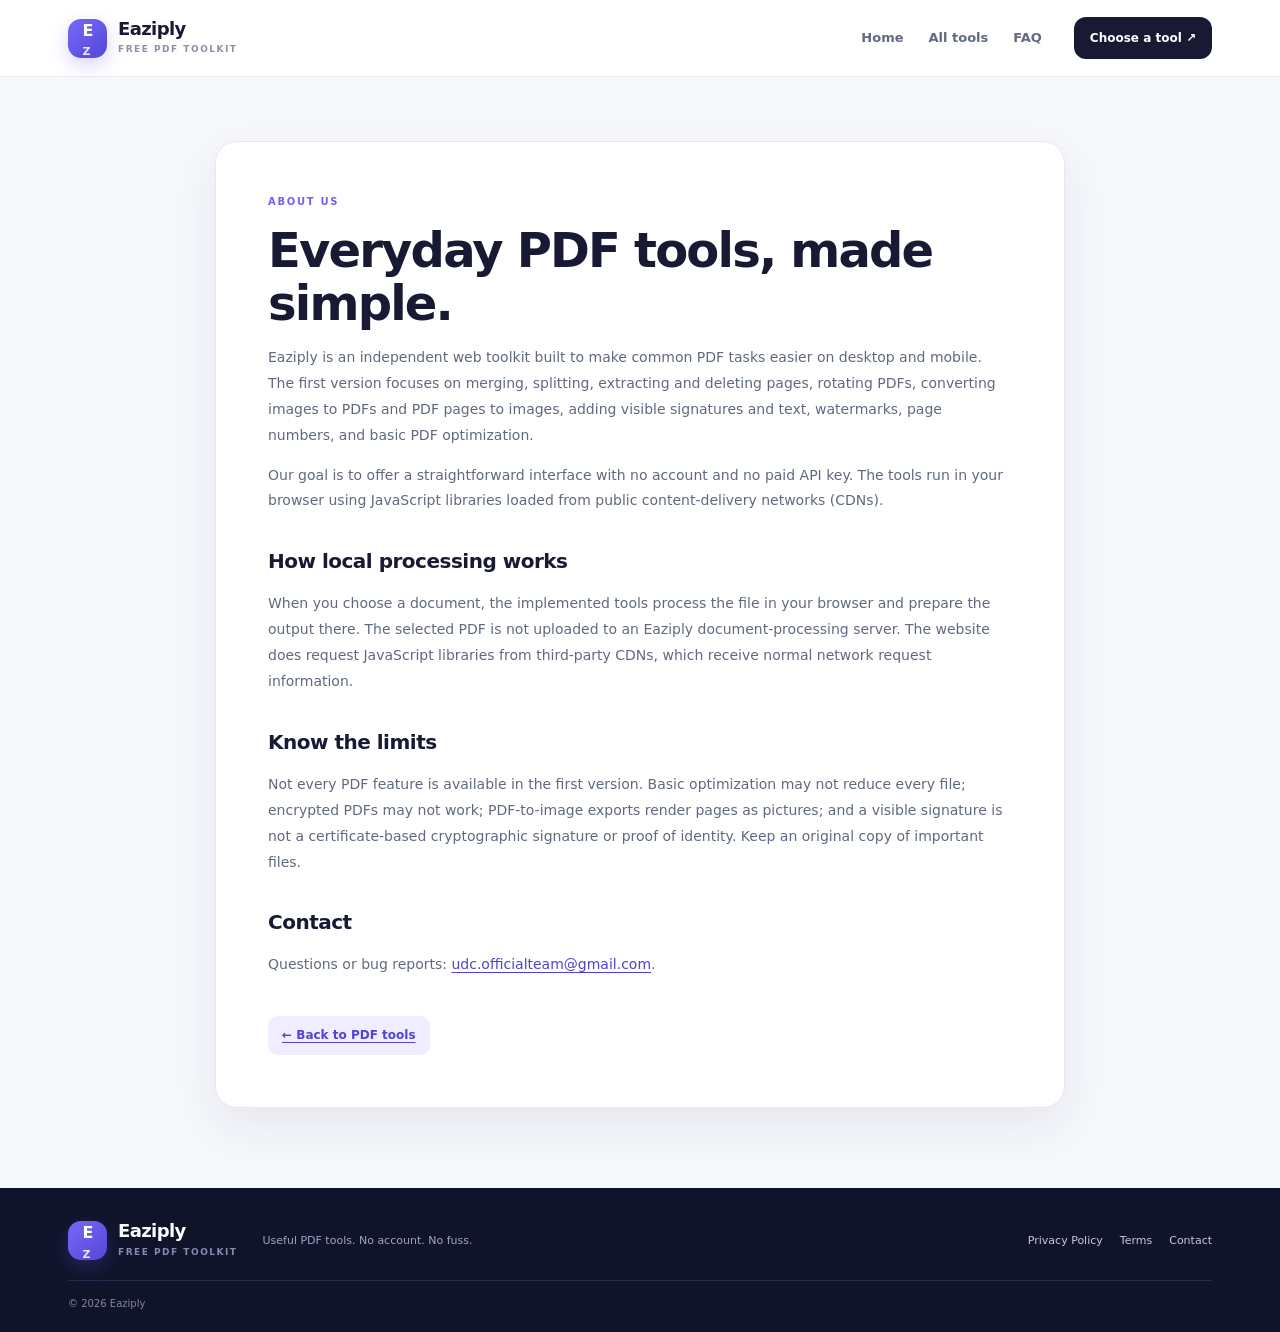
<file: about.html>
<!doctype html><html lang="en"><head><meta charset="utf-8"><meta name="viewport" content="width=device-width,initial-scale=1"><meta name="description" content="Learn about Eaziply, a free browser-based toolkit for everyday PDF tasks."><title>About Eaziply — Free PDF Tools</title><link rel="icon" type="image/svg+xml" href="favicon.svg"><link rel="stylesheet" href="styles.css"></head><body><header class="site-header"><div class="nav-wrap"><a class="brand" href="index.html"><span class="brand-icon">E<span>Z</span></span><span><strong>Eaziply</strong><small>FREE PDF TOOLKIT</small></span></a><nav class="main-nav"><a href="index.html#home">Home</a><a href="index.html#tools">All tools</a><a href="index.html#faq">FAQ</a></nav><a class="nav-cta" href="index.html#tools">Choose a tool ↗</a></div></header><main class="legal-main"><article class="legal-container"><div class="eyebrow">ABOUT US</div><h1>Everyday PDF tools, made simple.</h1><p>Eaziply is an independent web toolkit built to make common PDF tasks easier on desktop and mobile. The first version focuses on merging, splitting, extracting and deleting pages, rotating PDFs, converting images to PDFs and PDF pages to images, adding visible signatures and text, watermarks, page numbers, and basic PDF optimization.</p><p>Our goal is to offer a straightforward interface with no account and no paid API key. The tools run in your browser using JavaScript libraries loaded from public content-delivery networks (CDNs).</p><h2>How local processing works</h2><p>When you choose a document, the implemented tools process the file in your browser and prepare the output there. The selected PDF is not uploaded to an Eaziply document-processing server. The website does request JavaScript libraries from third-party CDNs, which receive normal network request information.</p><h2>Know the limits</h2><p>Not every PDF feature is available in the first version. Basic optimization may not reduce every file; encrypted PDFs may not work; PDF-to-image exports render pages as pictures; and a visible signature is not a certificate-based cryptographic signature or proof of identity. Keep an original copy of important files.</p><h2>Contact</h2><p>Questions or bug reports: <a href="mailto:udc.officialteam@gmail.com">udc.officialteam@gmail.com</a>.</p><a class="legal-back" href="index.html#tools">← Back to PDF tools</a></article></main><footer class="site-footer"><div class="footer-inner"><a class="brand footer-brand" href="index.html"><span class="brand-icon">E<span>Z</span></span><span><strong>Eaziply</strong><small>FREE PDF TOOLKIT</small></span></a><p>Useful PDF tools. No account. No fuss.</p><div class="footer-links"><a href="privacy.html">Privacy Policy</a><a href="terms.html">Terms</a><a href="mailto:udc.officialteam@gmail.com">Contact</a></div></div><p class="copyright">© 2026 Eaziply</p></footer></body></html>
</file>
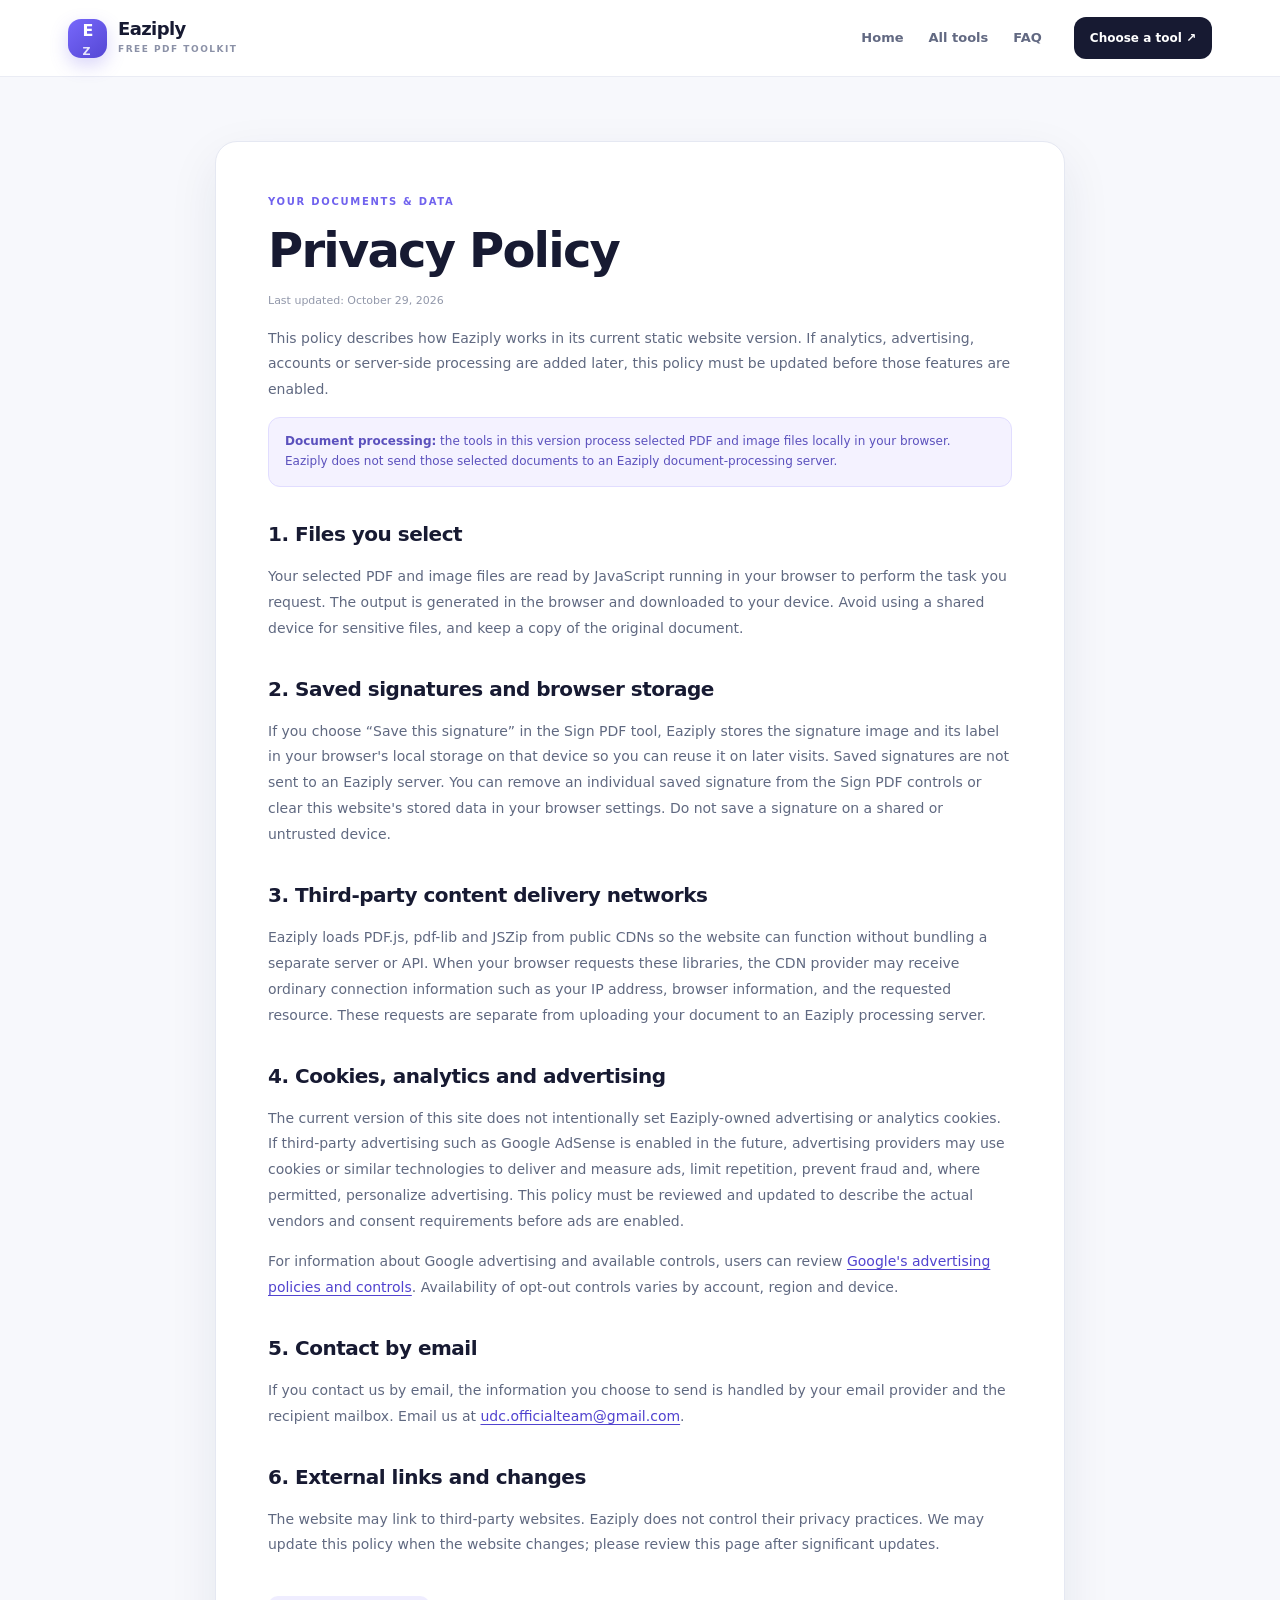
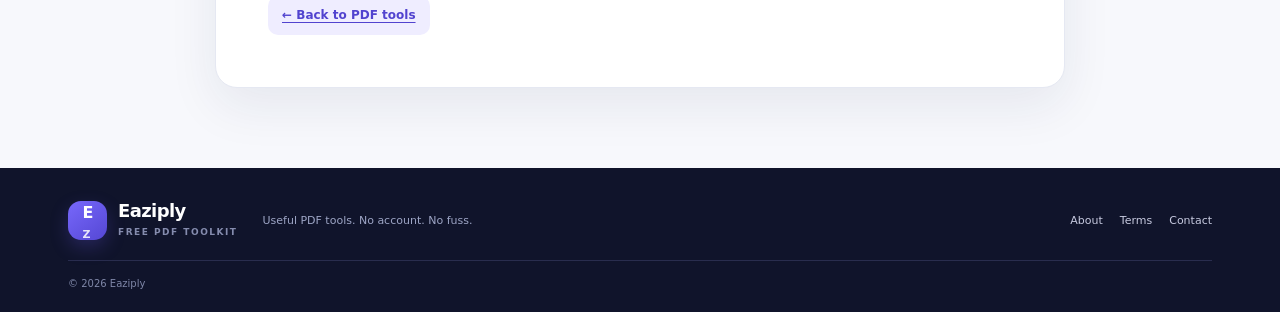
<file: privacy.html>
<!doctype html><html lang="en"><head><meta charset="utf-8"><meta name="viewport" content="width=device-width,initial-scale=1"><meta name="description" content="Eaziply privacy policy describing local PDF processing, third-party libraries and contact options."><title>Privacy Policy — Eaziply</title><link rel="icon" type="image/svg+xml" href="favicon.svg"><link rel="stylesheet" href="styles.css"></head><body><header class="site-header"><div class="nav-wrap"><a class="brand" href="index.html"><span class="brand-icon">E<span>Z</span></span><span><strong>Eaziply</strong><small>FREE PDF TOOLKIT</small></span></a><nav class="main-nav"><a href="index.html#home">Home</a><a href="index.html#tools">All tools</a><a href="index.html#faq">FAQ</a></nav><a class="nav-cta" href="index.html#tools">Choose a tool ↗</a></div></header><main class="legal-main"><article class="legal-container"><div class="eyebrow">YOUR DOCUMENTS & DATA</div><h1>Privacy Policy</h1><p class="legal-updated">Last updated: October 29, 2026</p><p>This policy describes how Eaziply works in its current static website version. If analytics, advertising, accounts or server-side processing are added later, this policy must be updated before those features are enabled.</p><div class="legal-alert"><strong>Document processing:</strong> the tools in this version process selected PDF and image files locally in your browser. Eaziply does not send those selected documents to an Eaziply document-processing server.</div><h2>1. Files you select</h2><p>Your selected PDF and image files are read by JavaScript running in your browser to perform the task you request. The output is generated in the browser and downloaded to your device. Avoid using a shared device for sensitive files, and keep a copy of the original document.</p><h2>2. Saved signatures and browser storage</h2><p>If you choose “Save this signature” in the Sign PDF tool, Eaziply stores the signature image and its label in your browser's local storage on that device so you can reuse it on later visits. Saved signatures are not sent to an Eaziply server. You can remove an individual saved signature from the Sign PDF controls or clear this website's stored data in your browser settings. Do not save a signature on a shared or untrusted device.</p><h2>3. Third-party content delivery networks</h2><p>Eaziply loads PDF.js, pdf-lib and JSZip from public CDNs so the website can function without bundling a separate server or API. When your browser requests these libraries, the CDN provider may receive ordinary connection information such as your IP address, browser information, and the requested resource. These requests are separate from uploading your document to an Eaziply processing server.</p><h2>4. Cookies, analytics and advertising</h2><p>The current version of this site does not intentionally set Eaziply-owned advertising or analytics cookies. If third-party advertising such as Google AdSense is enabled in the future, advertising providers may use cookies or similar technologies to deliver and measure ads, limit repetition, prevent fraud and, where permitted, personalize advertising. This policy must be reviewed and updated to describe the actual vendors and consent requirements before ads are enabled.</p><p>For information about Google advertising and available controls, users can review <a href="https://policies.google.com/technologies/ads" rel="noopener noreferrer" target="_blank">Google's advertising policies and controls</a>. Availability of opt-out controls varies by account, region and device.</p><h2>5. Contact by email</h2><p>If you contact us by email, the information you choose to send is handled by your email provider and the recipient mailbox. Email us at <a href="mailto:udc.officialteam@gmail.com">udc.officialteam@gmail.com</a>.</p><h2>6. External links and changes</h2><p>The website may link to third-party websites. Eaziply does not control their privacy practices. We may update this policy when the website changes; please review this page after significant updates.</p><a class="legal-back" href="index.html#tools">← Back to PDF tools</a></article></main><footer class="site-footer"><div class="footer-inner"><a class="brand footer-brand" href="index.html"><span class="brand-icon">E<span>Z</span></span><span><strong>Eaziply</strong><small>FREE PDF TOOLKIT</small></span></a><p>Useful PDF tools. No account. No fuss.</p><div class="footer-links"><a href="about.html">About</a><a href="terms.html">Terms</a><a href="mailto:udc.officialteam@gmail.com">Contact</a></div></div><p class="copyright">© 2026 Eaziply</p></footer></body></html>
</file>
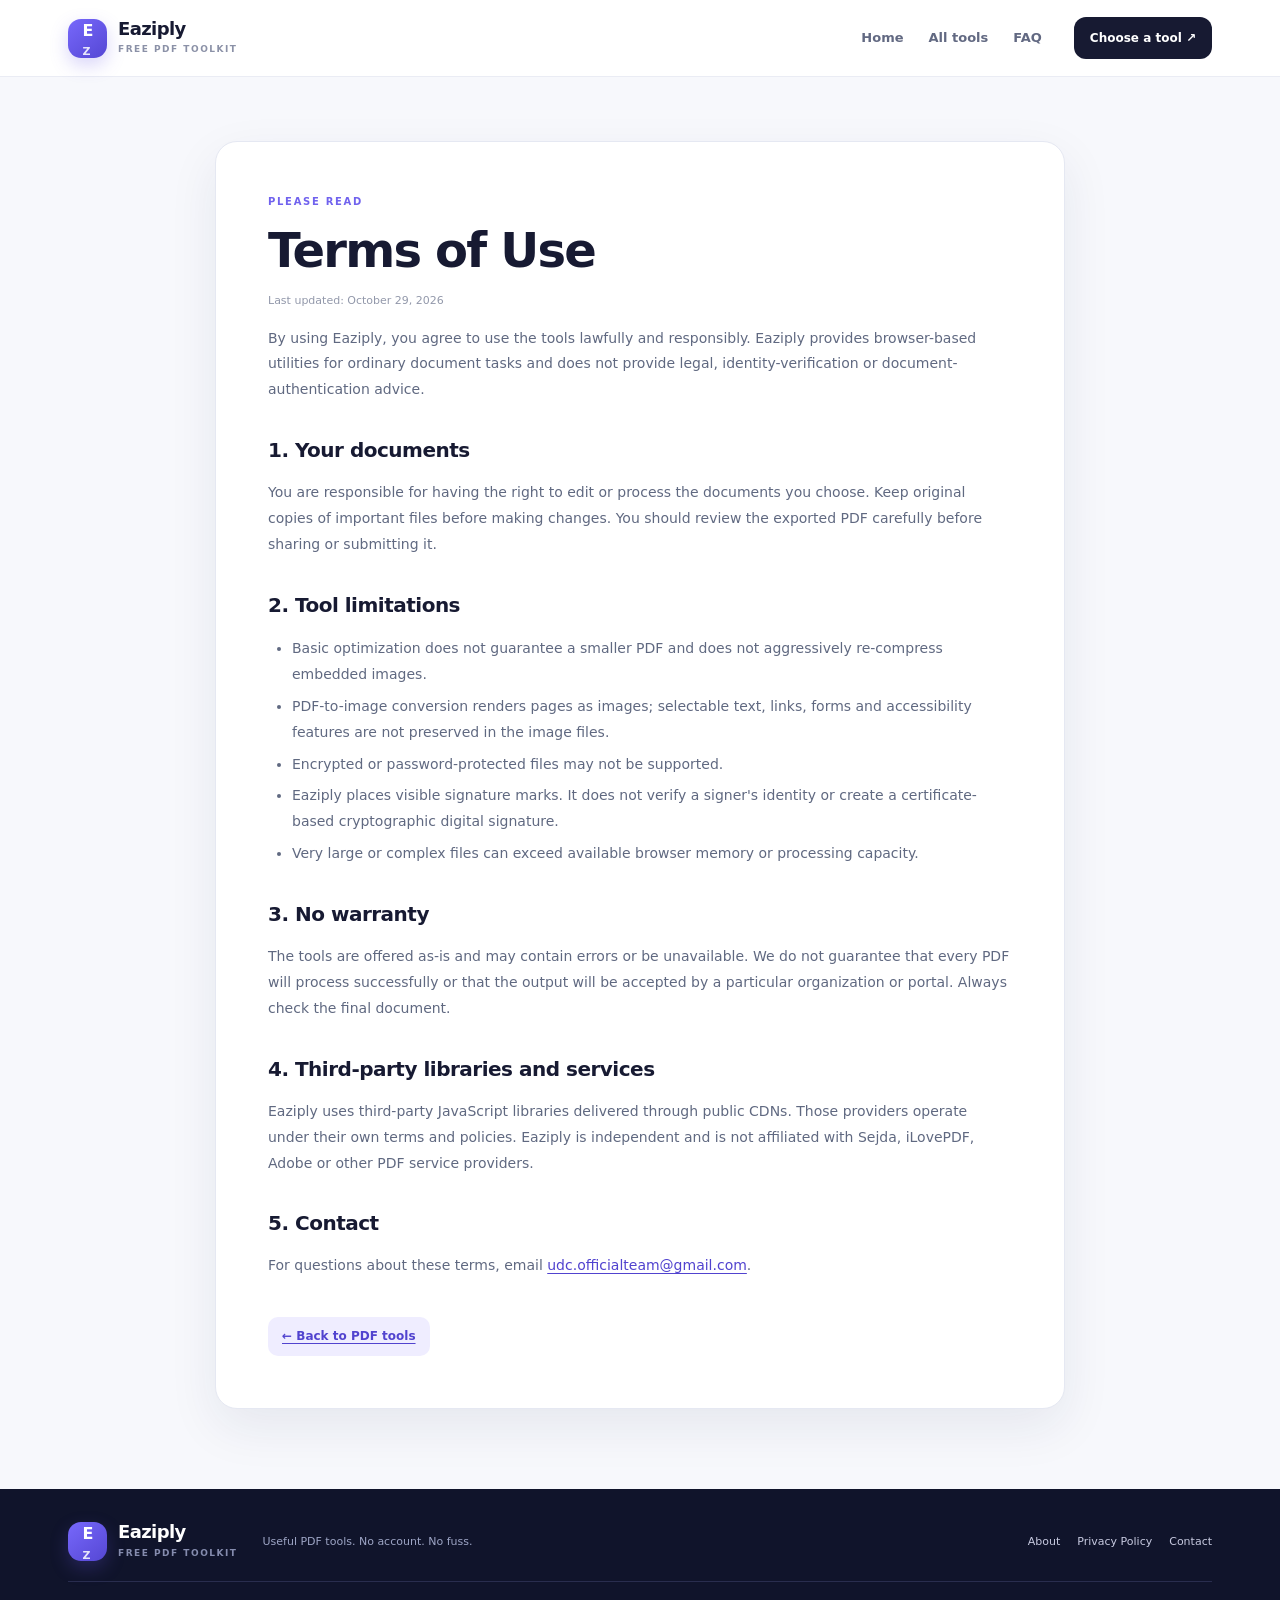
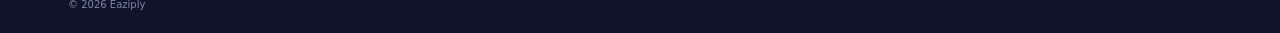
<file: terms.html>
<!doctype html><html lang="en"><head><meta charset="utf-8"><meta name="viewport" content="width=device-width,initial-scale=1"><meta name="description" content="Terms and limitations for using the free browser-based Eaziply tools."><title>Terms of Use — Eaziply</title><link rel="icon" type="image/svg+xml" href="favicon.svg"><link rel="stylesheet" href="styles.css"></head><body><header class="site-header"><div class="nav-wrap"><a class="brand" href="index.html"><span class="brand-icon">E<span>Z</span></span><span><strong>Eaziply</strong><small>FREE PDF TOOLKIT</small></span></a><nav class="main-nav"><a href="index.html#home">Home</a><a href="index.html#tools">All tools</a><a href="index.html#faq">FAQ</a></nav><a class="nav-cta" href="index.html#tools">Choose a tool ↗</a></div></header><main class="legal-main"><article class="legal-container"><div class="eyebrow">PLEASE READ</div><h1>Terms of Use</h1><p class="legal-updated">Last updated: October 29, 2026</p><p>By using Eaziply, you agree to use the tools lawfully and responsibly. Eaziply provides browser-based utilities for ordinary document tasks and does not provide legal, identity-verification or document-authentication advice.</p><h2>1. Your documents</h2><p>You are responsible for having the right to edit or process the documents you choose. Keep original copies of important files before making changes. You should review the exported PDF carefully before sharing or submitting it.</p><h2>2. Tool limitations</h2><ul><li>Basic optimization does not guarantee a smaller PDF and does not aggressively re-compress embedded images.</li><li>PDF-to-image conversion renders pages as images; selectable text, links, forms and accessibility features are not preserved in the image files.</li><li>Encrypted or password-protected files may not be supported.</li><li>Eaziply places visible signature marks. It does not verify a signer's identity or create a certificate-based cryptographic digital signature.</li><li>Very large or complex files can exceed available browser memory or processing capacity.</li></ul><h2>3. No warranty</h2><p>The tools are offered as-is and may contain errors or be unavailable. We do not guarantee that every PDF will process successfully or that the output will be accepted by a particular organization or portal. Always check the final document.</p><h2>4. Third-party libraries and services</h2><p>Eaziply uses third-party JavaScript libraries delivered through public CDNs. Those providers operate under their own terms and policies. Eaziply is independent and is not affiliated with Sejda, iLovePDF, Adobe or other PDF service providers.</p><h2>5. Contact</h2><p>For questions about these terms, email <a href="mailto:udc.officialteam@gmail.com">udc.officialteam@gmail.com</a>.</p><a class="legal-back" href="index.html#tools">← Back to PDF tools</a></article></main><footer class="site-footer"><div class="footer-inner"><a class="brand footer-brand" href="index.html"><span class="brand-icon">E<span>Z</span></span><span><strong>Eaziply</strong><small>FREE PDF TOOLKIT</small></span></a><p>Useful PDF tools. No account. No fuss.</p><div class="footer-links"><a href="about.html">About</a><a href="privacy.html">Privacy Policy</a><a href="mailto:udc.officialteam@gmail.com">Contact</a></div></div><p class="copyright">© 2026 Eaziply</p></footer></body></html>
</file>
<file: styles.css>
:root{--ink:#171a32;--muted:#737a91;--line:#e5e8f2;--bg:#f7f8fc;--panel:#fff;--navy:#10142b;--violet:#6657e8;--violet-dark:#5143cf;--violet-soft:#efedff;--green:#16876b;--shadow:0 18px 50px rgba(30,34,79,.08);--radius:22px}*{box-sizing:border-box}html{scroll-behavior:smooth;scroll-padding-top:95px}body{margin:0;background:var(--bg);color:var(--ink);font-family:Inter,ui-sans-serif,system-ui,-apple-system,BlinkMacSystemFont,"Segoe UI",sans-serif;font-size:15px;line-height:1.55}button,input,select,textarea{font:inherit}button,a{-webkit-tap-highlight-color:transparent}a{color:inherit;text-decoration:none}.skip-link{position:absolute;left:-999px;top:0}.skip-link:focus{left:12px;top:12px;background:#fff;padding:10px;z-index:999}.site-header{position:sticky;top:0;z-index:50;background:rgba(255,255,255,.93);backdrop-filter:blur(16px);border-bottom:1px solid rgba(229,232,242,.8)}.nav-wrap{max-width:1200px;margin:auto;padding:0 28px;min-height:76px;display:flex;align-items:center;gap:32px}.brand{display:inline-flex;align-items:center;gap:11px;flex-shrink:0}.brand-icon{width:39px;height:39px;border-radius:13px;background:linear-gradient(140deg,#7768fb,#5547d4);color:#fff;display:grid;place-items:center;font-size:16px;font-weight:900;letter-spacing:-1px;box-shadow:0 7px 18px rgba(102,87,232,.25)}.brand-icon span{font-size:11px;margin-left:-3px;opacity:.85}.brand strong{display:block;font-size:18px;letter-spacing:-.6px;line-height:1.1}.brand small{display:block;margin-top:5px;font-size:9px;letter-spacing:1.5px;color:#8b91a7;font-weight:800}.main-nav{display:flex;align-items:center;gap:25px;margin-left:auto;white-space:nowrap}.main-nav a{font-size:13px;color:#626982;font-weight:700;transition:color .2s}.main-nav a:hover{color:var(--violet)}.nav-cta{border-radius:12px;background:var(--ink);color:#fff;font-size:12px;font-weight:800;padding:12px 16px;white-space:nowrap}.nav-cta span{margin-left:8px}.hero{overflow:hidden;position:relative;min-height:465px;background:radial-gradient(circle at 80% 25%,#34356b 0,transparent 32%),linear-gradient(120deg,#10142b 0%,#171b3d 70%,#252153 100%);color:#fff;display:grid;grid-template-columns:1.1fr .9fr;align-items:center;padding:68px max(28px,calc((100vw - 1144px)/2)) 62px;gap:30px}.hero:after{content:"";position:absolute;right:-150px;bottom:-230px;width:500px;height:500px;border-radius:50%;border:1px solid rgba(167,160,255,.1)}.hero-content{position:relative;z-index:2;max-width:630px}.eyebrow{display:flex;align-items:center;gap:9px;color:#7062ee;letter-spacing:1.7px;font-weight:900;font-size:10px;text-transform:uppercase}.hero .eyebrow{color:#b2aaff}.eyebrow-dot{width:7px;height:7px;border-radius:50%;background:#6f61f2;box-shadow:0 0 0 5px rgba(111,97,242,.14)}h1{font-size:clamp(42px,5.4vw,68px);letter-spacing:-3.3px;line-height:1.05;margin:21px 0 19px;font-weight:850}h1 span{color:#a9a0ff}.hero-content>p{max-width:580px;color:#c7cbe0;font-size:16px;line-height:1.75;margin:0}.hero-actions{display:flex;align-items:center;gap:22px;margin-top:28px;flex-wrap:wrap}.btn{border:0;cursor:pointer;display:inline-flex;align-items:center;justify-content:center;gap:12px;border-radius:12px;padding:13px 18px;font-size:13px;font-weight:800;transition:transform .2s,background .2s,box-shadow .2s}.btn:hover{transform:translateY(-1px)}.btn-primary{background:var(--violet);color:#fff;box-shadow:0 8px 20px rgba(102,87,232,.22)}.btn-primary:hover{background:var(--violet-dark)}.btn-ghost{background:#f3f4f9;color:#555d76;border:1px solid var(--line)}.hero-note{display:flex;align-items:center;gap:8px;font-size:12px;color:#d3d5e5}.mini-lock{display:grid;place-items:center;width:25px;height:25px;border-radius:8px;background:rgba(255,255,255,.11);color:#a9a0ff}.hero-stats{display:flex;gap:38px;margin-top:40px}.hero-stats div{display:flex;flex-direction:column;gap:2px}.hero-stats strong{font-size:20px;letter-spacing:-.4px}.hero-stats span{font-size:11px;color:#9ea5c4}.hero-art{height:330px;position:relative;display:grid;place-items:center;z-index:1}.art-orbit{position:absolute;border:1px solid rgba(157,150,255,.16);border-radius:50%;width:310px;height:310px}.orbit-two{width:245px;height:245px;border-style:dashed;transform:rotate(-30deg)}.doc-main{position:relative;z-index:3;width:184px;height:240px;background:linear-gradient(150deg,#fff,#eef0ff);border:1px solid #fff;border-radius:13px;box-shadow:0 25px 55px rgba(0,0,0,.32);padding:23px 20px;color:#25294b;transform:rotate(5deg)}.doc-top{display:flex;justify-content:space-between;align-items:center;margin-bottom:24px}.pdf-label{font-size:10px;font-weight:900;letter-spacing:1px;background:#e8e4ff;color:#6657e8;padding:5px 7px;border-radius:5px}.doc-dots{font-size:10px;color:#9da3bd;letter-spacing:2px}.doc-line{height:6px;border-radius:5px;background:#dfe2f2;margin-bottom:10px;width:75%}.doc-line.long{width:100%}.doc-line.short{width:51%}.signature-scribble{margin-top:30px;padding-top:12px;border-top:1px solid #dddff0;font-family:"Brush Script MT","Segoe Script",cursive;font-size:20px;color:#5c50d4;transform:rotate(-9deg)}.doc-check{position:absolute;right:-17px;bottom:34px;background:#2ab58e;color:#fff;width:38px;height:38px;border-radius:50%;display:grid;place-items:center;border:4px solid #fff;font-weight:900}.doc-back{position:absolute;width:170px;height:222px;background:#dddffc;border-radius:12px;box-shadow:0 18px 34px rgba(0,0,0,.16);padding:25px 18px}.doc-back span{display:block;background:#b8b0ff;color:#5247c5;border-radius:5px;width:40px;font-size:9px;font-weight:900;text-align:center;padding:5px;margin-bottom:20px}.doc-back i{display:block;background:#c6cae5;height:6px;border-radius:4px;margin:11px 0;width:80%}.doc-back-one{transform:translate(-62px,14px) rotate(-12deg)}.doc-back-two{transform:translate(47px,-2px) rotate(11deg);background:#e9e9fb}.floating-chip{position:absolute;z-index:4;padding:10px 13px;border-radius:11px;background:rgba(255,255,255,.94);box-shadow:0 12px 28px rgba(0,0,0,.15);color:#2b2d4b;font-size:11px;font-weight:850}.chip-merge{left:3%;top:65px}.chip-sign{right:1%;top:100px}.chip-download{right:6%;bottom:53px}.trust-strip{display:flex;justify-content:center;gap:45px;padding:22px 28px;background:#fff;border-bottom:1px solid var(--line);flex-wrap:wrap}.trust-strip div{display:flex;gap:8px;align-items:center;color:#687088;font-weight:700;font-size:11px}.trust-strip span{color:#16876b;font-weight:900}.tools-section,.how-section,.faq-section,.workbench-section{max-width:1200px;margin:0 auto;padding:78px 28px}.section-header{display:flex;align-items:end;justify-content:space-between;gap:25px;margin-bottom:27px}.section-header h2,.workbench-heading h2{font-size:clamp(27px,3vw,37px);letter-spacing:-1.4px;line-height:1.15;margin:10px 0 9px}.section-header p,.workbench-heading p{color:var(--muted);margin:0;font-size:13px;max-width:560px}.search-tools{display:flex;align-items:center;gap:9px;border:1px solid var(--line);background:#fff;border-radius:12px;padding:0 13px;height:45px;width:250px;flex-shrink:0}.search-tools span{font-size:22px;color:#a1a6b8}.search-tools input{border:0;outline:none;background:transparent;width:100%;min-width:0;color:var(--ink);font-size:12px}.category-row{display:flex;gap:8px;flex-wrap:wrap;margin:0 0 21px}.category-btn{border:1px solid var(--line);background:#fff;color:#6d748a;border-radius:10px;padding:9px 13px;font-size:11px;font-weight:800;cursor:pointer}.category-btn.is-active,.category-btn:hover{background:var(--violet-soft);border-color:#d8d3ff;color:var(--violet-dark)}.tool-grid{display:grid;grid-template-columns:repeat(4,minmax(0,1fr));gap:15px}.tool-card{min-height:190px;display:flex;flex-direction:column;align-items:flex-start;text-align:left;background:#fff;border:1px solid var(--line);border-radius:17px;padding:20px;cursor:pointer;transition:transform .2s,border .2s,box-shadow .2s;color:var(--ink)}.tool-card:hover,.tool-card:focus-visible{transform:translateY(-3px);border-color:#c9c3ff;box-shadow:0 14px 28px rgba(32,35,83,.08);outline:none}.tool-icon{height:41px;width:41px;display:grid;place-items:center;border-radius:12px;font-size:23px;font-weight:900;margin-bottom:18px}.icon-violet{background:#efedff;color:#6557e8}.icon-blue{background:#e8f2ff;color:#2870c6}.icon-teal{background:#e4f8f5;color:#168c82}.icon-red{background:#ffeded;color:#d85760}.icon-amber{background:#fff2df;color:#c78020}.icon-green{background:#e5f8ed;color:#16845c}.tool-card strong{font-size:14px;margin-bottom:7px;letter-spacing:-.2px}.tool-card>span:not(.tool-icon){font-size:11px;color:#7b8297;line-height:1.55;min-height:34px}.tool-card em{font-style:normal;margin-top:auto;padding-top:14px;color:#5e51d9;font-size:11px;font-weight:850}.tool-card em b{margin-left:5px}.no-results{padding:24px;border:1px dashed #ccd0df;background:#fff;border-radius:14px;color:var(--muted)}.workbench-section{padding-top:10px}.workbench-heading{display:flex;align-items:flex-end;justify-content:space-between;gap:20px;margin-bottom:25px}.workbench-card{background:#fff;border:1px solid var(--line);border-radius:22px;box-shadow:var(--shadow);overflow:hidden}.workbench-topline{display:grid;grid-template-columns:repeat(3,1fr);padding:21px 25px;border-bottom:1px solid var(--line);gap:20px;background:#fcfcff}.work-step{display:flex;gap:12px;align-items:center}.work-step>span{width:31px;height:31px;display:grid;place-items:center;border-radius:10px;background:var(--violet-soft);color:var(--violet);font-weight:900;font-size:12px}.work-step strong,.work-step small{display:block}.work-step strong{font-size:12px}.work-step small{font-size:10px;color:#858ba0;margin-top:2px}.workbench-content{display:grid;grid-template-columns:minmax(280px,.77fr) minmax(0,1.23fr);min-height:460px}.input-column{padding:25px;border-right:1px solid var(--line)}.upload-box{position:relative;display:flex;flex-direction:column;align-items:center;text-align:center;gap:7px;padding:27px 16px;border:1.5px dashed #d0cafa;border-radius:16px;background:#faf9ff;cursor:pointer;transition:.2s}.upload-box:hover,.upload-box.is-dragging{background:#f0eeff;border-color:var(--violet)}.upload-symbol{display:grid;place-items:center;width:39px;height:39px;border-radius:12px;background:#e9e6ff;color:var(--violet);font-size:25px;font-weight:600}.upload-box strong{font-size:13px}.upload-box>span:not(.upload-symbol){color:#848ba0;font-size:11px}.upload-button{display:inline-block;background:#fff;border:1px solid #ddd9fa;color:#5c50d6;border-radius:9px;padding:8px 14px;font-size:11px;font-weight:850;margin-top:5px}.selected-files{margin-top:12px;border:1px solid var(--line);border-radius:12px;padding:11px 13px;max-height:115px;overflow:auto}.file-chip{display:flex;align-items:center;gap:8px;font-size:11px;color:#555d74;padding:5px 0;overflow-wrap:anywhere}.file-chip span:first-child{color:#6255e6}.file-chip span:last-child{margin-left:auto;color:#9298aa;white-space:nowrap}.tool-options{display:grid;gap:14px;margin-top:20px}.option-field{display:grid;gap:6px}.option-field label,.option-label{font-size:11px;font-weight:850;color:#545b75}.option-field input:not([type=checkbox]):not([type=radio]):not([type=color]),.option-field select,.option-field textarea,.option-input{width:100%;min-width:0;border:1px solid #dfe2ed;background:#fff;border-radius:10px;padding:10px 11px;outline:none;font-size:12px;color:var(--ink)}.option-field textarea{min-height:75px;resize:vertical}.option-field input:focus,.option-field select:focus,.option-field textarea:focus{border-color:#aaa0ff;box-shadow:0 0 0 3px rgba(102,87,232,.1)}.option-hint{font-size:10px;color:#8a90a4;line-height:1.5}.option-row{display:grid;grid-template-columns:1fr 1fr;gap:11px}.check-field{display:flex;gap:9px;align-items:flex-start;font-size:11px;color:#5d647b}.check-field input{margin-top:3px;accent-color:var(--violet)}.action-row{display:flex;gap:9px;margin-top:22px}.action-row .btn-primary{flex:1}.action-row button:disabled{opacity:.45;cursor:not-allowed;transform:none}.status-box{margin-top:15px;padding:11px 12px;display:flex;align-items:flex-start;gap:9px;background:#f7f8fc;border-radius:11px;color:#777f94;font-size:11px;line-height:1.5}.status-dot{flex:0 0 auto;width:7px;height:7px;border-radius:50%;background:#9da4b8;margin-top:5px}.status-box.is-error{background:#fff1f1;color:#ad343a}.status-box.is-error .status-dot{background:#d94f57}.status-box.is-success{background:#edfaf3;color:#1a7957}.status-box.is-success .status-dot{background:#28a575}.status-box.is-busy{background:#f0eeff;color:#5b50c6}.status-box.is-busy .status-dot{background:#685bed}.preview-column{min-width:0;display:flex;flex-direction:column;background:#f8f9fd}.preview-header{min-height:68px;padding:16px 20px;background:#fff;border-bottom:1px solid var(--line);display:flex;align-items:center;justify-content:space-between;gap:12px}.preview-header strong,.preview-header small{display:block}.preview-header strong{font-size:12px}.preview-header small{font-size:10px;color:#959bad;margin-top:3px}.page-controls{display:flex;align-items:center;gap:8px;font-size:10px;color:#687088}.page-controls button{border:1px solid var(--line);border-radius:8px;background:#fff;color:#5b50cd;width:27px;height:27px;font-size:19px;cursor:pointer}.preview-empty{flex:1;min-height:350px;display:flex;flex-direction:column;align-items:center;justify-content:center;text-align:center;gap:10px;padding:28px;color:#8990a5}.preview-empty strong{color:#535b74;font-size:13px}.preview-empty>span:last-child{max-width:300px;font-size:11px}.preview-file-icon{display:grid;place-items:center;width:61px;height:74px;border-radius:12px;background:#fff;border:1px solid #e2e4ef;box-shadow:0 8px 20px rgba(32,35,83,.05);font-weight:900;color:#7668ed;letter-spacing:1px}.pdf-stage-wrap{padding:24px;display:flex;justify-content:center;align-items:flex-start;overflow:auto;max-height:720px}.pdf-stage{position:relative;display:inline-block;max-width:100%;background:#fff;box-shadow:0 10px 30px rgba(25,30,70,.14);line-height:0}.pdf-stage canvas{display:block;max-width:100%;height:auto}.placement-overlay{position:absolute;left:45%;top:55%;max-width:70%;color:#111;font-family:cursive;font-size:20px;line-height:1.15;white-space:nowrap;cursor:move;user-select:none;touch-action:none;padding:2px 4px;border:1px dashed rgba(101,85,232,.6);background:rgba(255,255,255,.16)}.preview-help{padding:0 20px 18px;margin:0;font-size:10px;color:#777f94;text-align:center}.signature-pad-wrap{border:1px solid var(--line);border-radius:12px;padding:9px;background:#fbfbff}.signature-pad{display:block;width:100%;height:100px;background:#fff;border:1px solid #eceef5;border-radius:8px;touch-action:none;cursor:crosshair}.pad-actions{display:flex;justify-content:flex-end;margin-top:6px}.small-button{background:#fff;color:#6657d9;border:1px solid #dedaff;padding:6px 9px;border-radius:8px;font-size:10px;font-weight:800;cursor:pointer}.note-box{padding:11px 12px;background:#fff8e9;border:1px solid #f5e2b9;border-radius:10px;color:#8d6a23;font-size:10px;line-height:1.5}.how-section{padding-top:32px}.how-grid{display:grid;grid-template-columns:repeat(3,1fr);gap:16px;margin-top:24px}.how-grid article{background:#fff;border:1px solid var(--line);border-radius:17px;padding:22px}.how-grid article>span{display:grid;place-items:center;width:34px;height:34px;background:var(--violet-soft);color:var(--violet);border-radius:10px;font-size:11px;font-weight:900}.how-grid h3{font-size:14px;margin:14px 0 7px}.how-grid p{font-size:12px;line-height:1.65;color:#7b8297;margin:0}.disclaimer{margin-top:23px;color:#9399aa;font-size:10px;line-height:1.6}.faq-section{padding-top:30px;padding-bottom:84px}.faq-section details{background:#fff;border:1px solid var(--line);border-radius:13px;margin:10px 0;padding:0 17px}.faq-section summary{list-style:none;cursor:pointer;font-weight:800;font-size:12px;padding:17px 0;position:relative;padding-right:28px}.faq-section summary::-webkit-details-marker{display:none}.faq-section summary:after{content:"+";position:absolute;right:3px;top:13px;font-size:20px;color:var(--violet)}.faq-section details[open] summary:after{content:"−"}.faq-section details p{font-size:12px;line-height:1.7;color:#70788d;margin:0;padding:0 0 18px}.site-footer{background:#10142b;color:#fff;padding:33px 28px 20px}.footer-inner{max-width:1144px;margin:auto;display:flex;align-items:center;gap:25px;flex-wrap:wrap}.footer-brand strong{color:#fff}.footer-brand small{color:#858cae}.footer-inner>p{margin:0 auto 0 0;color:#9da5c5;font-size:11px}.footer-links{display:flex;gap:17px;flex-wrap:wrap}.footer-links a{font-size:11px;color:#c7cae0}.footer-links a:hover{color:#fff}.footer-note,.copyright{max-width:1144px;margin:21px auto 0;color:#7f87a8;font-size:10px;line-height:1.65}.copyright{border-top:1px solid #292d4e;padding-top:15px;margin-top:20px}.toast{position:fixed;bottom:22px;left:50%;transform:translate(-50%,15px);opacity:0;pointer-events:none;z-index:100;background:#171a32;color:#fff;padding:12px 18px;border-radius:12px;font-size:12px;box-shadow:0 12px 28px rgba(0,0,0,.2);transition:.25s;max-width:calc(100vw - 30px)}.toast.show{opacity:1;transform:translate(-50%,0)}[hidden]{display:none!important}
@media(max-width:980px){.nav-wrap{gap:20px;padding:0 20px}.main-nav{gap:16px}.nav-cta{display:none}.hero{padding-left:30px;padding-right:30px;grid-template-columns:1.1fr .9fr}.hero-art{transform:scale(.86)}.tool-grid{grid-template-columns:repeat(3,minmax(0,1fr))}.workbench-content{grid-template-columns:minmax(250px,.85fr) minmax(0,1.15fr)}.input-column{padding:19px}}
@media(max-width:720px){html{scroll-padding-top:126px}.nav-wrap{min-height:76px;flex-wrap:wrap;gap:0;padding:12px 17px 9px}.brand{margin-bottom:10px}.main-nav{order:2;width:100%;margin:0;gap:0;overflow-x:auto;padding:5px 0 4px;scrollbar-width:none}.main-nav::-webkit-scrollbar{display:none}.main-nav a{padding:9px 13px;background:#f7f7fc;border:1px solid #eef0f6;border-radius:9px;margin-right:7px}.hero{grid-template-columns:1fr;padding:45px 22px 31px;min-height:auto}.hero-content{max-width:100%}h1{font-size:47px;letter-spacing:-2.5px}.hero-content>p{font-size:14px}.hero-stats{gap:24px;margin-top:31px}.hero-stats strong{font-size:17px}.hero-art{height:245px;transform:scale(.72);margin:-5px auto -23px;width:100%;max-width:400px}.trust-strip{gap:12px 22px;padding:17px 18px;justify-content:flex-start}.trust-strip div{font-size:10px}.tools-section,.how-section,.faq-section,.workbench-section{padding-left:17px;padding-right:17px}.tools-section{padding-top:54px;padding-bottom:45px}.section-header{align-items:flex-start;flex-direction:column;gap:16px}.section-header h2,.workbench-heading h2{font-size:30px}.search-tools{width:100%}.tool-grid{grid-template-columns:repeat(2,minmax(0,1fr));gap:10px}.tool-card{padding:15px;min-height:177px}.tool-icon{margin-bottom:13px}.tool-card strong{font-size:12px}.tool-card>span:not(.tool-icon){font-size:10px}.category-row{overflow-x:auto;flex-wrap:nowrap;padding-bottom:4px}.category-btn{white-space:nowrap}.workbench-section{padding-top:0;padding-bottom:45px}.workbench-heading{align-items:flex-start}.workbench-topline{padding:15px;gap:8px}.work-step{gap:7px;align-items:flex-start}.work-step>span{width:24px;height:24px;border-radius:7px;font-size:10px;flex-shrink:0}.work-step strong{font-size:10px}.work-step small{display:none}.workbench-content{grid-template-columns:1fr}.input-column{border-right:0;border-bottom:1px solid var(--line);padding:17px}.preview-column{min-height:300px}.preview-empty{min-height:260px}.pdf-stage-wrap{padding:13px;max-height:540px}.how-section{padding-top:14px}.how-grid{grid-template-columns:1fr;gap:10px}.how-grid article{padding:18px}.faq-section{padding-top:30px;padding-bottom:52px}.footer-inner{gap:18px;align-items:flex-start}.footer-inner>p{width:100%;margin:0}.footer-links{width:100%;gap:15px}.site-footer{padding:26px 18px 17px}}
@media(max-width:400px){.tool-grid{grid-template-columns:1fr}.tool-card{min-height:unset;display:grid;grid-template-columns:43px 1fr;column-gap:12px;align-items:center}.tool-icon{grid-row:1/3;margin:0}.tool-card strong{margin:0}.tool-card>span:not(.tool-icon){grid-column:2;min-height:0}.tool-card em{grid-column:2;padding-top:7px}.hero-stats{gap:15px}.hero-stats span{font-size:10px}.workbench-topline{grid-template-columns:1fr}.work-step small{display:block}.option-row{grid-template-columns:1fr}}
.file-chip{gap:7px}.file-chip>span:nth-child(2){min-width:0;overflow:hidden;text-overflow:ellipsis;white-space:nowrap}.file-order-controls{display:flex;gap:3px;margin-left:2px!important}.file-order-controls button{border:1px solid #e3e5ef;background:#fff;color:#6255d5;border-radius:5px;width:22px;height:22px;padding:0;line-height:1;cursor:pointer}.file-order-controls button:disabled{opacity:.35;cursor:default}.legal-main{min-height:70vh;padding:64px 20px 80px}.legal-container{max-width:850px;margin:0 auto;background:#fff;border:1px solid var(--line);border-radius:22px;padding:clamp(22px,5vw,52px);box-shadow:var(--shadow)}.legal-container h1{font-size:clamp(34px,5vw,48px);letter-spacing:-1.8px;line-height:1.12;margin:14px 0}.legal-container h2{font-size:20px;letter-spacing:-.5px;margin:32px 0 9px}.legal-container p,.legal-container li{font-size:14px;line-height:1.85;color:#606981}.legal-container .legal-updated{font-size:11px;color:#9298aa}.legal-container a{color:var(--violet-dark);text-decoration:underline;text-underline-offset:3px}.legal-back{display:inline-flex;margin-top:24px;padding:10px 14px;border-radius:10px;background:var(--violet-soft);color:var(--violet-dark);font-size:12px;font-weight:850}.legal-alert{padding:14px 16px;border-radius:12px;background:#f4f2ff;border:1px solid #e1ddff;color:#5b51bd;font-size:12px;line-height:1.65}.legal-container ul{padding-left:24px}.legal-container li{margin:6px 0}

/* Continuous PDF editor, editable overlays and exact page navigation */
.page-controls{gap:7px;flex-shrink:0}
.page-jump-control{display:inline-flex;align-items:center;gap:5px;padding:5px 8px;border:1px solid var(--line);border-radius:9px;background:#fff;color:#687088;font-size:11px;font-weight:800}
.page-jump-control input{width:38px;min-width:38px;border:0;outline:0;background:transparent;text-align:center;color:var(--ink);font:inherit;font-variant-numeric:tabular-nums;padding:0}
.page-jump-control input:focus{color:var(--violet);box-shadow:0 2px 0 var(--violet)}
.page-jump-control strong{font:inherit;color:#687088;min-width:13px}
.pdf-stage-wrap.is-continuous{display:block;max-height:none;overflow:visible;padding:18px 14px 26px;background:#f4f5fa}
.continuous-pages{width:100%;display:flex;flex-direction:column;align-items:center;gap:22px}
.pdf-page-item{width:100%;display:flex;flex-direction:column;align-items:center;scroll-margin-top:110px}
.pdf-page-label{width:min(100%,700px);display:flex;justify-content:space-between;align-items:center;margin:0 0 7px;padding:0 3px;color:#7b8298;font-size:10px}
.pdf-page-label strong{font-size:11px;color:#555e78}
.pdf-page-surface{position:relative;max-width:100%;background:#fff;box-shadow:0 8px 28px rgba(25,30,70,.13);line-height:0;overflow:visible}
.pdf-page-canvas{display:block;max-width:100%;height:auto;background:#fff}
.page-overlay-layer{position:absolute;inset:0;z-index:4;pointer-events:none;overflow:visible}
.page-render-error{position:absolute;left:10px;top:10px;right:10px;padding:8px 10px;background:#fff5e9;color:#99651b;border:1px solid #f2dfbd;border-radius:8px;font-size:11px;line-height:1.4;pointer-events:none}
.pdf-overlay-item{position:absolute;z-index:5;box-sizing:border-box;min-width:38px;min-height:22px;border:1px dashed rgba(101,85,232,.58);background:rgba(255,255,255,.12);pointer-events:auto;touch-action:pan-y;user-select:none}
.pdf-overlay-item.is-selected{border:1.5px solid #6657e8;background:rgba(239,237,255,.24);z-index:8}
.overlay-item-toolbar{position:absolute;left:-1px;top:-27px;display:none;align-items:center;gap:3px;padding:2px;background:#fff;border:1px solid #dfe1ed;border-radius:7px;box-shadow:0 3px 10px rgba(20,24,55,.12);line-height:1;z-index:10}
.pdf-overlay-item.is-selected .overlay-item-toolbar{display:flex}
.overlay-item-toolbar button{width:22px;height:21px;border:0;border-radius:4px;background:#f4f3ff;color:#5145c8;font-weight:900;line-height:1;cursor:pointer}
.overlay-item-toolbar .overlay-delete-button{background:#fff0f0;color:#b83e4b}
.overlay-drag-handle{cursor:grab;touch-action:none}
.overlay-drag-handle:active{cursor:grabbing}
.overlay-signature-image{display:block;width:100%;height:auto;max-height:160px;object-fit:contain;pointer-events:none}
.overlay-text-content{display:block;width:100%;height:100%;min-width:40px;min-height:24px;padding:4px 5px;outline:none;border:0;background:transparent;box-sizing:border-box;white-space:pre-wrap;overflow-wrap:anywhere;line-height:1.25;user-select:text;cursor:text;pointer-events:auto}
.overlay-text-content:empty:before{content:attr(data-placeholder);color:#a0a5b5;font-size:11px;font-style:italic}
.overlay-resize-handle{position:absolute;right:-5px;bottom:-5px;width:12px;height:12px;padding:0;border:2px solid #fff;border-radius:3px;background:#6657e8;box-shadow:0 0 0 1px #6657e8;cursor:nwse-resize;touch-action:none;display:none}
.pdf-overlay-item.is-selected .overlay-resize-handle{display:block}
.signature-save-row{display:flex;align-items:center;gap:10px;flex-wrap:wrap;margin:7px 0 14px}
.signature-save-row .option-hint{flex:1;min-width:130px}
.signature-save-row button:disabled,#deleteSavedSignatureButton:disabled{opacity:.45;cursor:not-allowed}
.cover-text-option{margin:4px 0 14px;padding:10px 11px;border:1px solid var(--line);border-radius:10px;background:#fafaff}
.cover-text-option span{line-height:1.5}
.preview-help{line-height:1.6}
@media(max-width:720px){
  .pdf-stage-wrap.is-continuous{padding:13px 7px 20px}
  .continuous-pages{gap:16px}
  .pdf-page-label{padding:0 5px}
  .pdf-overlay-item{min-width:32px}
  .overlay-item-toolbar button{width:25px;height:24px}
  .overlay-text-content{padding:3px 4px}
}
.workbench-card.is-continuous{overflow:visible}
.preview-header.is-sticky-page-controls{position:sticky;top:76px;z-index:30;box-shadow:0 5px 14px rgba(25,30,70,.08)}
@media(max-width:720px){.preview-header.is-sticky-page-controls{top:125px}}
.pdf-page-canvas-placeholder{position:absolute;inset:0;display:grid;place-items:center;background:linear-gradient(110deg,#f7f8fc 8%,#fff 18%,#f7f8fc 33%);background-size:200% 100%;border:1px solid #eceef5;color:#9aa1b5;font-size:11px;line-height:1.4}
.pdf-page-canvas-placeholder::after{content:"Page preview loads as you scroll";padding:7px 10px;border-radius:999px;background:rgba(255,255,255,.86);box-shadow:0 2px 9px rgba(25,30,70,.08)}
.pdf-page-surface[data-rendered="true"] .pdf-page-canvas-placeholder{display:none}
@media(max-width:720px){.pdf-page-item{scroll-margin-top:145px}}

/* Unified Fill & Sign workspace: Sejda-inspired workflow, original Eaziply styling. */
.workbench-card.is-fill-sign .workbench-topline{display:none}
.fill-sign-toolbar{display:flex;align-items:center;justify-content:space-between;gap:12px;padding:12px 16px;border-bottom:1px solid var(--line);background:#fff;position:sticky;top:0;z-index:35}
.editor-mode-switch,.editor-toolbar-actions{display:flex;align-items:center;gap:7px;flex-wrap:wrap}
.editor-mode-button{display:inline-flex;align-items:center;gap:7px;padding:9px 12px;border:1px solid transparent;border-radius:10px;background:#f7f8fc;color:#596078;font-size:11px;font-weight:800;cursor:pointer;white-space:nowrap}
.editor-mode-button span{display:grid;place-items:center;min-width:19px;height:19px;border-radius:5px;background:#e9e7ff;color:#5d50d8;font-size:13px;font-weight:900}
.editor-mode-button:hover,.editor-mode-button.is-active{border-color:#d9d4ff;background:#efedff;color:#4e43c4}
.editor-items-status{font-size:10px;color:#81879b;white-space:nowrap}
.editor-repeat-button{font-size:10px;padding:9px 11px}
.editor-download-button{font-size:10px;padding:10px 13px;white-space:nowrap}
.editor-download-button:disabled{opacity:.45;cursor:not-allowed}
.workbench-card.is-fill-sign .workbench-content{grid-template-columns:minmax(260px,330px) minmax(0,1fr);align-items:stretch}
.workbench-card.is-fill-sign .input-column{max-height:calc(100vh - 160px);overflow:auto;position:sticky;top:90px;align-self:start;border-right:1px solid var(--line)}
.workbench-card.is-fill-sign .preview-column{min-width:0}
.workbench-card.is-fill-sign .preview-header{position:sticky;top:0;z-index:32;background:#fff}
.workbench-card.is-fill-sign .preview-header.is-sticky-page-controls{top:0}
.fill-sign-sidebar{display:flex;flex-direction:column;gap:14px}
.editor-side-tabs{display:grid;grid-template-columns:repeat(3,1fr);gap:5px;padding:4px;background:#f3f4fa;border-radius:11px}
.editor-side-tab{border:0;border-radius:8px;padding:9px 5px;background:transparent;color:#777e93;font-size:10px;font-weight:850;cursor:pointer}
.editor-side-tab.is-active{background:#fff;color:#5145cf;box-shadow:0 2px 9px rgba(25,30,70,.08)}
.editor-settings-panel{display:flex;flex-direction:column;gap:10px;min-width:0}
.signature-preview-card{padding:9px;border:1px solid var(--line);border-radius:11px;background:#fbfbfe}
.signature-preview-card>span{display:block;margin:0 0 5px;color:#858ba0;font-size:9px;font-weight:800;text-transform:uppercase;letter-spacing:.07em}
.signature-preview-card canvas{display:block;width:100%;height:65px;background:#fff;border:1px dashed #e1e3ed;border-radius:8px}
.range-value-row{display:flex;align-items:center;gap:10px}.range-value-row input{flex:1;min-width:0}.range-value-row output{min-width:48px;color:#656d83;font-size:10px;font-weight:800;text-align:right}
.text-style-toggles{display:flex;gap:8px}.text-style-toggles label{display:flex;align-items:center;gap:5px;padding:8px 10px;border:1px solid var(--line);border-radius:9px;background:#fff;color:#667087;font-size:10px;font-weight:750}
.form-fields-intro p{margin:5px 0 2px;color:#788097;font-size:10px;line-height:1.55}
.acro-form-fields{display:flex;flex-direction:column;gap:9px;max-height:360px;overflow:auto}
.acro-field-row{display:flex;flex-direction:column;gap:5px;color:#70778d;font-size:10px;font-weight:800}
.acro-field-row .control{width:100%;min-width:0}
.empty-fields{display:flex;flex-direction:column;gap:5px;padding:13px;border:1px dashed #dfe2ee;border-radius:10px;background:#fafbff;color:#7a8196;font-size:10px;line-height:1.55}
.empty-fields strong{color:#545d75;font-size:11px}
.editor-page-range{border-top:1px solid var(--line);padding-top:13px}
.editor-sidebar-foot{display:flex;align-items:center;justify-content:space-between;gap:9px;border-top:1px solid var(--line);padding-top:11px;color:#83899b;font-size:9px}
.editor-sidebar-foot .text-button{font-size:10px}
.acro-widget-layer{position:absolute;inset:0;z-index:6;pointer-events:none}
.acro-widget-shell{position:absolute;pointer-events:auto;min-width:20px;min-height:14px;display:flex;align-items:stretch}
.acro-widget-control{width:100%;height:100%;min-width:0;min-height:0;padding:1px 3px;border:1px solid rgba(75,105,210,.55);border-radius:2px;background:rgba(225,237,255,.54);color:#1a2443;font:inherit;font-size:clamp(9px,1.1vw,13px);outline:0;box-sizing:border-box}
.acro-widget-control:focus{border:2px solid #6657e8;background:rgba(255,255,255,.94);box-shadow:0 0 0 2px rgba(102,87,232,.14)}
.acro-widget-control[type=checkbox]{width:100%;height:100%;accent-color:#6657e8}
.pdf-overlay-item{touch-action:none;cursor:move}
.pdf-overlay-item .overlay-text-content{cursor:text;touch-action:pan-y}
.overlay-item-toolbar{gap:4px}
.overlay-item-toolbar .overlay-duplicate-button{background:#eef8f5;color:#16876b}
.overlay-resize-handle{display:none;width:11px;height:11px;border:2px solid #fff;border-radius:50%;background:#6657e8;box-shadow:0 0 0 1px #6657e8;position:absolute;padding:0;z-index:12;touch-action:none}
.pdf-overlay-item.is-selected .overlay-resize-handle{display:block}
.overlay-resize-handle.resize-nw{left:-5px;top:-5px;right:auto;bottom:auto;cursor:nwse-resize}
.overlay-resize-handle.resize-ne{right:-5px;top:-5px;left:auto;bottom:auto;cursor:nesw-resize}
.overlay-resize-handle.resize-sw{left:-5px;bottom:-5px;right:auto;top:auto;cursor:nesw-resize}
.overlay-resize-handle.resize-se{right:-5px;bottom:-5px;left:auto;top:auto;cursor:nwse-resize}
.pdf-page-surface{isolation:isolate}
.preview-header .page-controls{display:inline-flex;align-items:center}
.page-controls button:disabled{opacity:.35;cursor:default}
.workbench-card.is-fill-sign .preview-header.is-sticky-page-controls{top:0}
@media(max-width:980px){.workbench-card.is-fill-sign .workbench-content{grid-template-columns:minmax(230px,285px) minmax(0,1fr)}.editor-toolbar-actions{gap:5px}}
@media(max-width:720px){
  .fill-sign-toolbar{position:sticky;top:0;align-items:flex-start;flex-direction:column;padding:9px 10px;gap:8px}
  .editor-mode-switch{width:100%;overflow-x:auto;flex-wrap:nowrap;padding-bottom:2px}
  .editor-mode-button{padding:8px 10px}
  .editor-toolbar-actions{width:100%;justify-content:space-between;flex-wrap:nowrap}
  .editor-repeat-button{display:none}
  .editor-download-button{padding:9px 10px}
  .workbench-card.is-fill-sign .workbench-content{grid-template-columns:1fr}
  .workbench-card.is-fill-sign .input-column{position:relative;top:auto;max-height:none;overflow:visible;border-right:0;border-bottom:1px solid var(--line)}
  .workbench-card.is-fill-sign .preview-header.is-sticky-page-controls{top:0}
  .workbench-card.is-fill-sign .preview-column{min-height:240px}
  .acro-form-fields{max-height:250px}
}

/* Final Fill & Sign refinements: one workspace, clear modes, less clutter. */
.workbench-card.is-fill-sign .action-row{display:none!important}
.workbench-card.is-fill-sign .upload-box{padding:15px 12px;gap:5px}
.workbench-card.is-fill-sign .upload-symbol{width:31px;height:31px;font-size:20px}
.workbench-card.is-fill-sign .upload-box strong{font-size:11px}
.workbench-card.is-fill-sign .upload-button{padding:6px 11px;margin-top:2px}
.workbench-card.is-fill-sign .input-column{background:#fff;box-shadow:inset -1px 0 0 #eceef5}
.workbench-card.is-fill-sign .preview-column{background:#f1f2f7}
.workbench-card.is-fill-sign .preview-header{padding:12px 16px;min-height:58px}
.workbench-card.is-fill-sign .preview-header>div:first-child strong{font-size:13px}
.workbench-card.is-fill-sign .preview-meta{font-size:10px}
.editor-mode-button{min-width:82px;justify-content:center}
.editor-mode-button.editor-select-mode{min-width:72px;background:transparent;border-color:#e8e9f1;color:#737b91}
.editor-mode-button.editor-select-mode.is-active{background:#efedff;border-color:#d9d4ff;color:#4e43c4}
.editor-items-status{padding:0 5px}
.editor-download-button{min-width:164px}
.workbench-card.is-fill-sign .preview-header.is-sticky-page-controls{position:sticky;top:76px;z-index:32}
.pdf-page-item{position:relative}
.pdf-page-label{padding:0 8px}
.pdf-page-label strong{font-weight:850}
.page-jump-control input{width:42px;min-width:42px}
.page-jump-control input::-webkit-inner-spin-button,.page-jump-control input::-webkit-outer-spin-button{-webkit-appearance:none;margin:0}
.page-jump-control input[type=number]{-moz-appearance:textfield}
.overlay-text-content:focus{background:rgba(255,255,255,.75);box-shadow:0 0 0 1px rgba(102,87,232,.18)}
.acro-widget-layer{font-family:Arial,sans-serif}
@media(max-width:980px){.workbench-card.is-fill-sign .input-column{max-height:calc(100vh - 135px)}}
@media(max-width:720px){
  .editor-mode-button{min-width:73px;font-size:10px}
  .editor-mode-button.editor-select-mode{min-width:65px}
  .editor-download-button{min-width:0;font-size:10px}
  .workbench-card.is-fill-sign .preview-header.is-sticky-page-controls{top:125px}
  .workbench-card.is-fill-sign .input-column{max-height:none}
}
</file>
